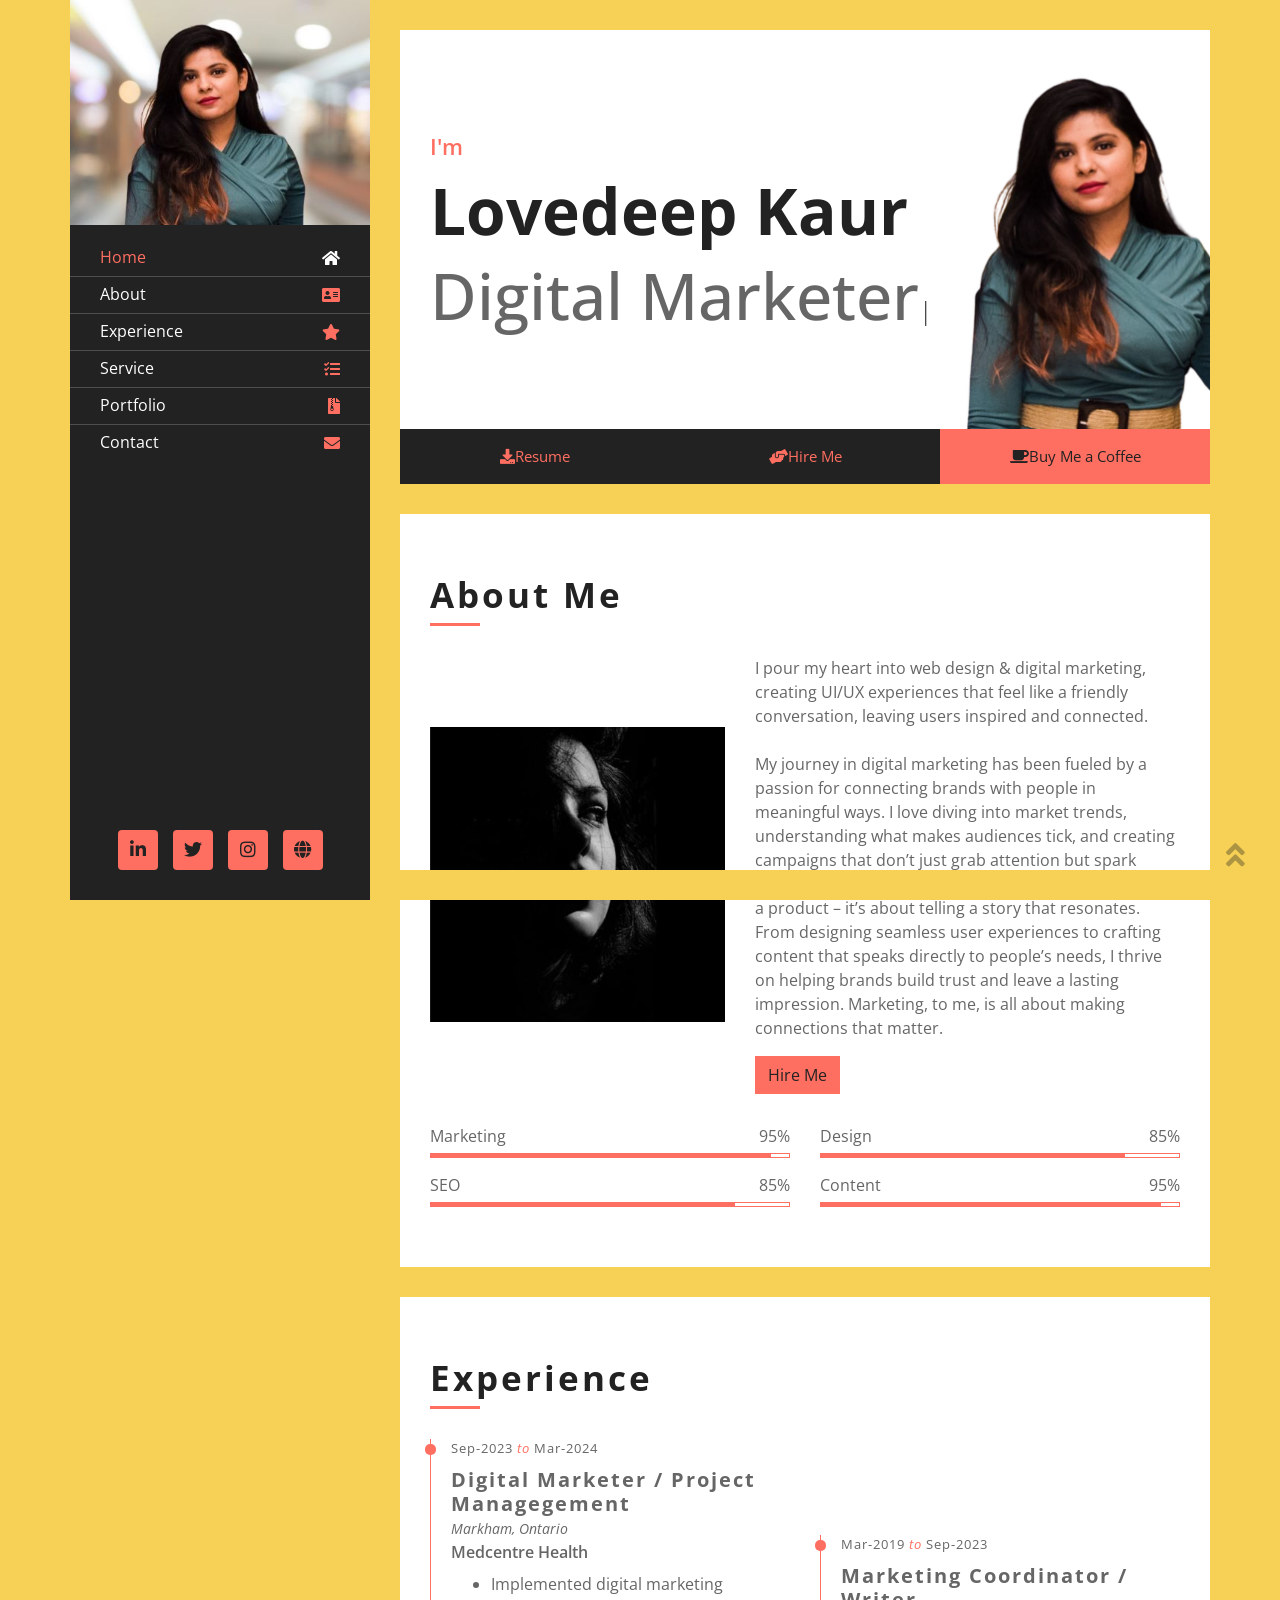
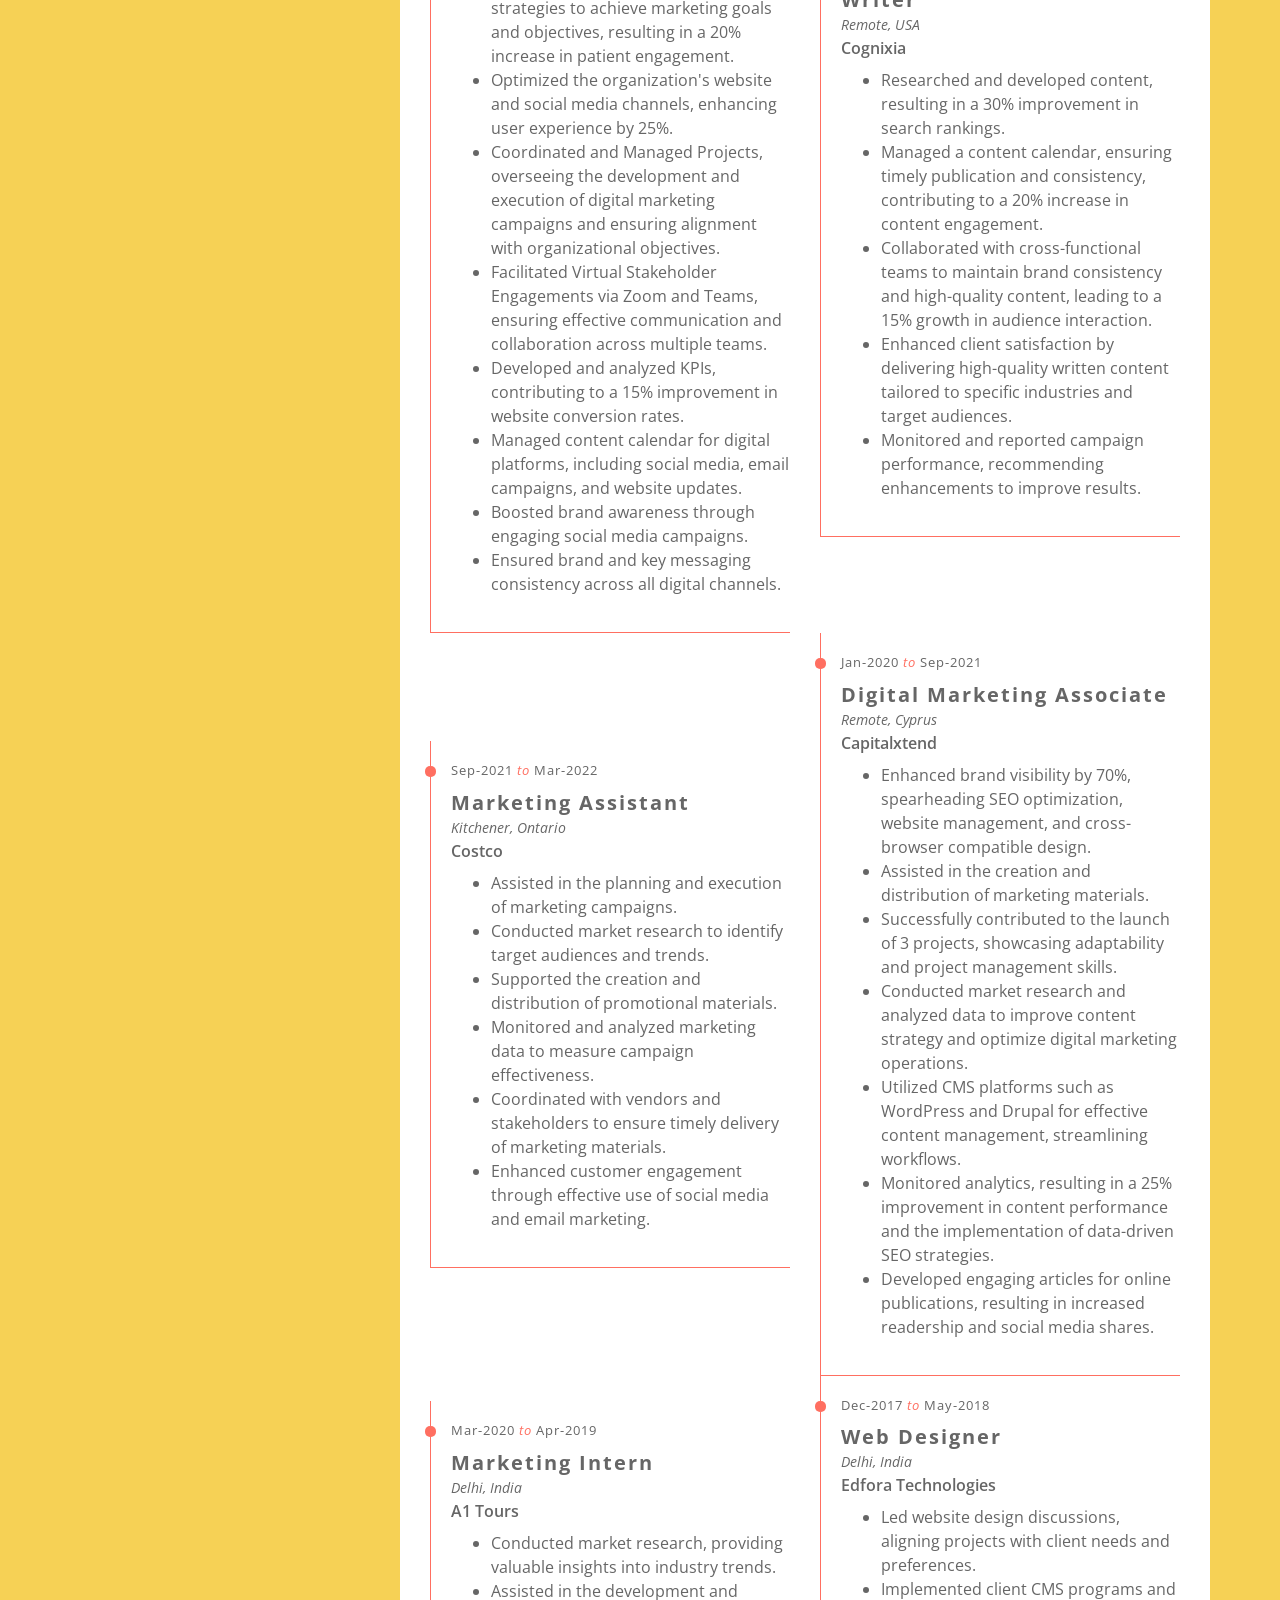
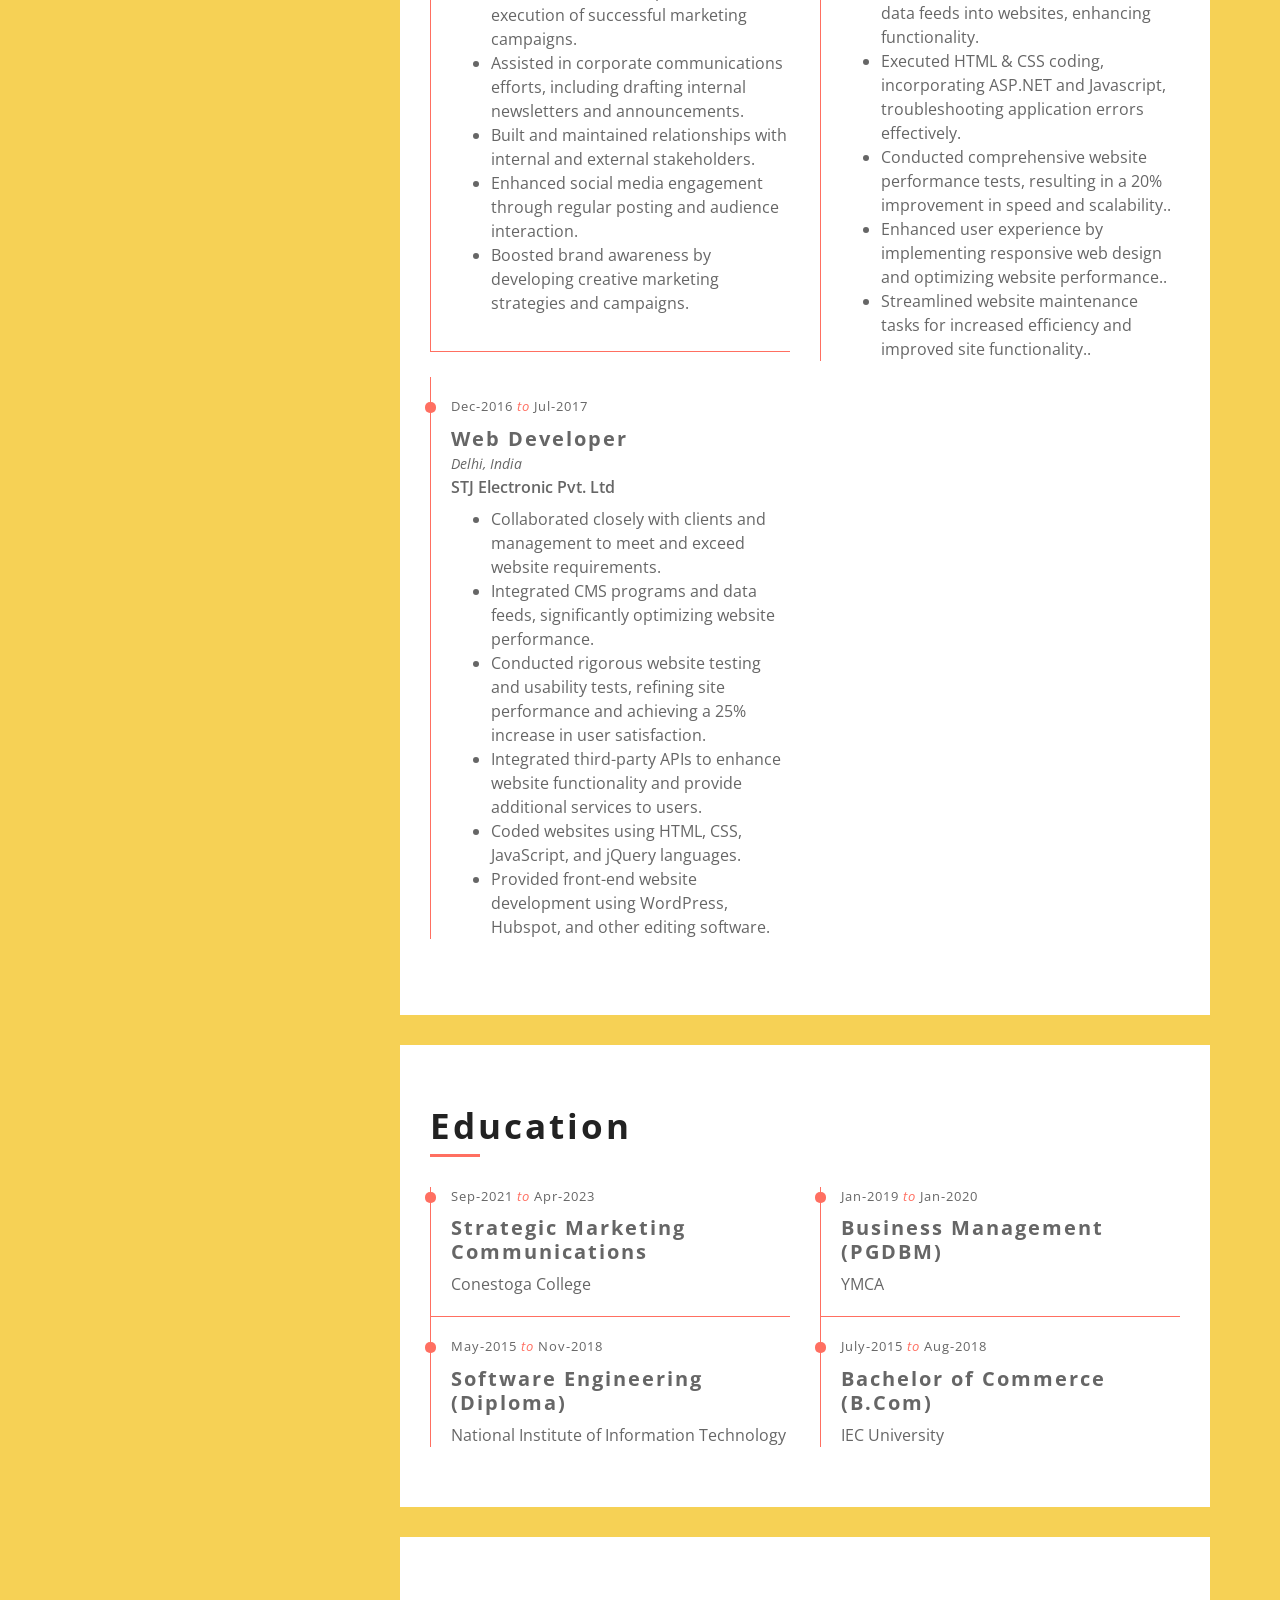
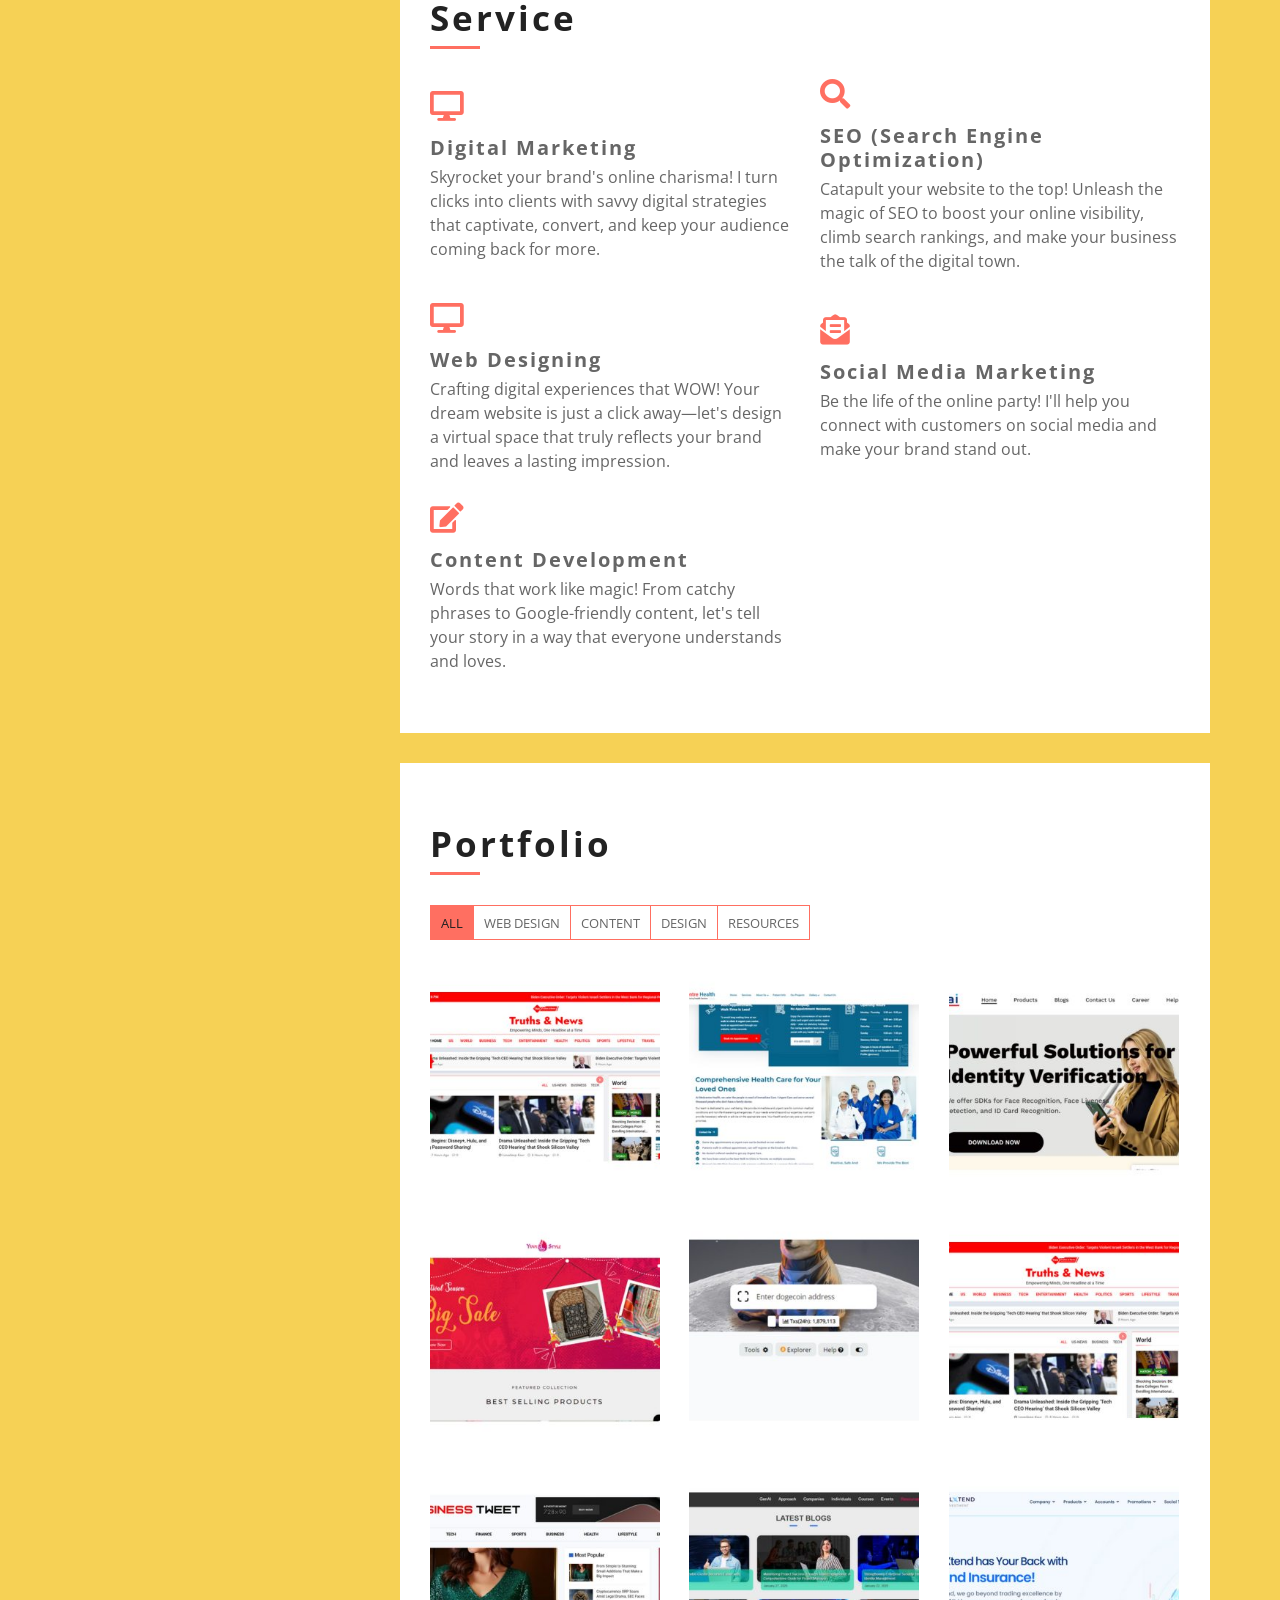
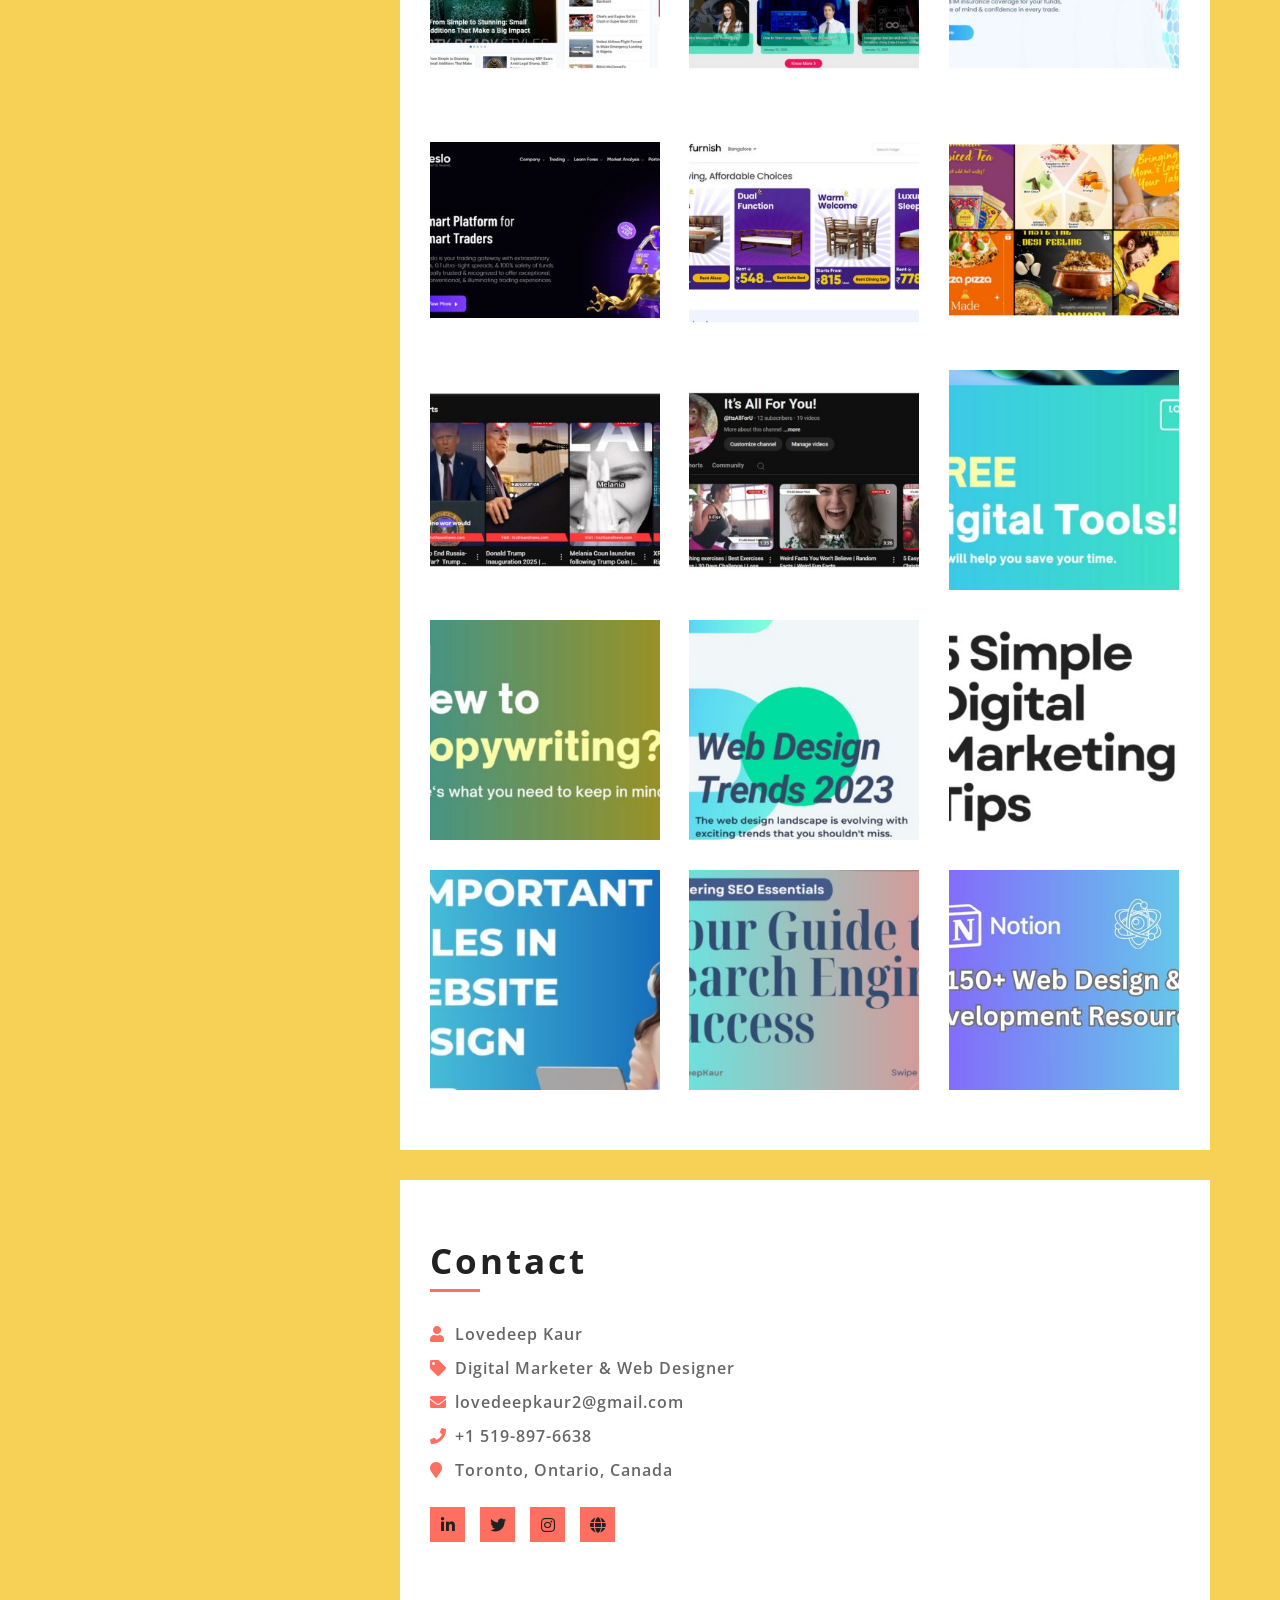
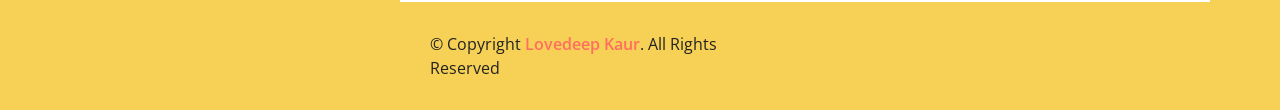
<file: index.html>
<!DOCTYPE html>
<html lang="en">
    <head>
        <meta charset="utf-8">
        <title>Lovedeep Kaur - Portfolio</title>
        <meta content="width=device-width, initial-scale=1.0" name="viewport">
        <meta content="Resume Website Template Free Download" name="keywords">
        <meta content="Resume Website Template Free Download" name="description">

        <!-- Favicon -->
        <link href="img/favicon.ico" rel="icon">

        <!-- Google Fonts -->
        <link href="https://fonts.googleapis.com/css2?family=Open+Sans:300;400;600;700;800&display=swap" rel="stylesheet">

        <!-- CSS Libraries -->
        <link href="https://stackpath.bootstrapcdn.com/bootstrap/4.4.1/css/bootstrap.min.css" rel="stylesheet">
        <link href="https://cdnjs.cloudflare.com/ajax/libs/font-awesome/5.10.0/css/all.min.css" rel="stylesheet">
        <link href="lib/slick/slick.css" rel="stylesheet">
        <link href="lib/slick/slick-theme.css" rel="stylesheet">
        <link href="lib/lightbox/css/lightbox.min.css" rel="stylesheet">

        <!-- Template Stylesheet -->
        <link href="css/style.css" rel="stylesheet">
    </head>

    <body data-spy="scroll" data-target=".navbar" data-offset="51">
        <div class="wrapper">
            <div class="sidebar">
                <div class="sidebar-header">
                    <img src="img/profile.jpg" alt="Image">
                </div>
                <div class="sidebar-content">
                    <nav class="navbar navbar-expand-md bg-dark navbar-dark">
                        <a href="#" class="navbar-brand">Navigation</a>
                        <button type="button" class="navbar-toggler" data-toggle="collapse" data-target="#navbarCollapse">
                            <span class="navbar-toggler-icon"></span>
                        </button>
                        <div class="collapse navbar-collapse" id="navbarCollapse">
                            <ul class="nav navbar-nav">
                                <li class="nav-item">
                                    <a class="nav-link" href="#header">Home<i class="fa fa-home"></i></a>
                                </li>
                                <li class="nav-item">
                                    <a class="nav-link" href="#about">About<i class="fa fa-address-card"></i></a>
                                </li>
                                <li class="nav-item">
                                    <a class="nav-link" href="#experience">Experience<i class="fa fa-star"></i></a>
                                </li>
                                <li class="nav-item">
                                    <a class="nav-link" href="#service">Service<i class="fa fa-tasks"></i></a>
                                </li>
                                <li class="nav-item">
                                    <a class="nav-link" href="#portfolio">Portfolio<i class="fa fa-file-archive"></i></a>
                                </li>
                                <li class="nav-item">
                                    <a class="nav-link" href="#contact">Contact<i class="fa fa-envelope"></i></a>
                                </li>
                            </ul>
                        </div>
                    </nav>
                </div>
                <div class="sidebar-footer">
                    <a class="btn" href="https://www.linkedin.com/in/ilovedeepkaur/"><i class="fab fa-linkedin-in"></i></a>
		    <a class="btn" href="https://x.com/iLovedeepKaur"><i class="fab fa-twitter"></i></a>
                    <a class="btn" href="https://www.instagram.com/i_lovedeepkaur/"><i class="fab fa-instagram"></i></a>
                    <a class="btn" href="https://truthsandnews.com/"><i class="fa fa-globe"></i></a>
                </div>
            </div>
            <div class="content">
                <!-- Header Start -->
                <div class="header" id="header">
                    <div class="content-inner">
                        <p>I'm</p>
                        <h1>Lovedeep Kaur</h1>
                        <h2></h2>
                        <div class="typed-text">Digital Marketer, Project Coordinator, Content Developer, Web Designer, Biryani Lover!</div>
                    </div>
                </div>
                <!-- Header End -->
                
                <!-- Large Button Start -->
                <div class="large-btn">
                    <div class="content-inner">
                        <a class="btn" href="Lovedeep Kaur_ResumeMarketing.pdf"><i class="fa fa-download"></i>Resume</a>
                        <a class="btn" href="mailto:lovedeepkaur2@gmail.com"><i class="fa fa-hands-helping"></i>Hire Me</a>
			<a class="btn" href="https://buymeacoffee.com/lovedeepka7"><i class="fa fa-coffee"></i>Buy Me a Coffee</a>
                    </div>
                </div>
                <!-- Large Button End -->
                
                <!-- About Start -->
                <div class="about" id="about">
                    <div class="content-inner">
                        <div class="content-header">
                            <h2>About Me</h2>
                        </div>
                        <div class="row align-items-center">
                            <div class="col-md-6 col-lg-5">
                                <img src="img/about.jpg" alt="Image">
                            </div>
                            <div class="col-md-6 col-lg-7">
                                <p>
                                    I pour my heart into web design & digital marketing, creating UI/UX experiences 
				    that feel like a friendly conversation, leaving users inspired and connected. </br> </br>
				    My journey in digital marketing has been fueled by a passion for connecting brands with people in meaningful ways.
				    I love diving into market trends, understanding what makes audiences tick, and creating campaigns
				    that don’t just grab attention but spark genuine engagement. For me, it’s not just about selling a product –
				    it’s about telling a story that resonates. From designing seamless user experiences to crafting content
				    that speaks directly to people’s needs, I thrive on helping brands build trust and leave a lasting impression.
				    Marketing, to me, is all about making connections that matter.
                                </p>
                                <a class="btn" href="mailto:lovedeepkaur2@gmail.com">Hire Me</a>
                            </div>
                        </div>
                        <div class="row">
                            <div class="col-md-6">
                                <div class="skills">
                                    <div class="skill-name">
                                        <p>Marketing</p><p>95%</p>
                                    </div>
                                    <div class="progress">
                                        <div class="progress-bar" role="progressbar" aria-valuenow="95" aria-valuemin="0" aria-valuemax="100"></div>
                                    </div>
                                    <div class="skill-name">
                                        <p>SEO</p><p>85%</p>
                                    </div>
                                    <div class="progress">
                                        <div class="progress-bar" role="progressbar" aria-valuenow="85" aria-valuemin="0" aria-valuemax="100"></div>
                                    </div>
                                </div>
                            </div>
                            <div class="col-md-6">
                                <div class="skills">
                                    <div class="skill-name">
                                        <p>Design</p><p>85%</p>
                                    </div>
                                    <div class="progress">
                                        <div class="progress-bar" role="progressbar" aria-valuenow="85" aria-valuemin="0" aria-valuemax="100"></div>
                                    </div>
                                    <div class="skill-name">
                                        <p>Content</p><p>95%</p>
                                    </div>
                                    <div class="progress">
                                        <div class="progress-bar" role="progressbar" aria-valuenow="95" aria-valuemin="0" aria-valuemax="100"></div>
                                    </div>
                                </div>
                            </div>
                        </div>
                    </div>
                </div>
                <!-- About End -->
                
                
                <!-- Experience Start -->
                <div class="experience" id="experience">
                    <div class="content-inner">
                        <div class="content-header">
                            <h2>Experience</h2>
                        </div>
                        <div class="row align-items-center">
                            <div class="col-md-6">
                                <div class="exp-col">
                                    <span>Sep-2023 <i>to</i> Mar-2024</span>
                                    <h3>Digital Marketer / Project Managegement</h3>
                                    <h4>Markham, Ontario</h4>
                                    <h5>Medcentre Health</h5>
                                    <ul>
										<li>Implemented digital marketing strategies to achieve marketing goals and objectives, resulting in a 20% increase in patient engagement.</li>
										<li>Optimized the organization's website and social media channels, enhancing user experience by 25%.</li>
										<li>Coordinated and Managed Projects, overseeing the development and execution of digital marketing campaigns and ensuring alignment with organizational objectives.</li>
										<li>Facilitated Virtual Stakeholder Engagements via Zoom and Teams, ensuring effective communication and collaboration across multiple teams.</li>
										<li>Developed and analyzed KPIs, contributing to a 15% improvement in website conversion rates.</li>
										<li>Managed content calendar for digital platforms, including social media, email campaigns, and website updates.</li>
										<li>Boosted brand awareness through engaging social media campaigns.</li>
										<li>Ensured brand and key messaging consistency across all digital channels.</li>
									</ul>
									
                                </div>
                            </div>
                            <div class="col-md-6">
                                <div class="exp-col">
                                    <span>Mar-2019 <i>to</i> Sep-2023</span>
                                    <h3>Marketing Coordinator / Writer</h3>
                                    <h4>Remote, USA</h4>
                                    <h5>Cognixia</h5>
                                    <ul>
										<li>Researched and developed content, resulting in a 30% improvement in search rankings.</li>
										<li>Managed a content calendar, ensuring timely publication and consistency, contributing to a 20% increase in content engagement.</li>
										<li>Collaborated with cross-functional teams to maintain brand consistency and high-quality content, leading to a 15% growth in audience interaction.</li>
										<li>Enhanced client satisfaction by delivering high-quality written content tailored to specific industries and target audiences.</li>
										<li>Monitored and reported campaign performance, recommending enhancements to improve results.</li>
									</ul>
                                </div>
                            </div>
							<div class="col-md-6">
                                <div class="exp-col">
                                    <span>Sep-2021 <i>to</i> Mar-2022</span>
                                    <h3>Marketing Assistant</h3>
                                    <h4>Kitchener, Ontario</h4>
                                    <h5>Costco</h5>
									<ul>
										<li>Assisted in the planning and execution of marketing campaigns.</li>
										<li>Conducted market research to identify target audiences and trends.</li>
										<li>Supported the creation and distribution of promotional materials.</li>
										<li>Monitored and analyzed marketing data to measure campaign effectiveness.</li>
										<li>Coordinated with vendors and stakeholders to ensure timely delivery of marketing materials.</li>
										<li>Enhanced customer engagement through effective use of social media and email marketing.</li>
									</ul>	
                                </div>
                            </div>
                            <div class="col-md-6">
                                <div class="exp-col">
                                    <span>Jan-2020 <i>to</i> Sep-2021</span>
                                    <h3>Digital Marketing Associate</h3>
                                    <h4>Remote, Cyprus</h4>
                                    <h5>Capitalxtend</h5>
									<ul>
										<li>Enhanced brand visibility by 70%, spearheading SEO optimization, website management, and cross-browser compatible design.</li>
										<li>Assisted in the creation and distribution of marketing materials.</li>
										<li>Successfully contributed to the launch of 3 projects, showcasing adaptability and project management skills.</li>
										<li>Conducted market research and analyzed data to improve content strategy and optimize digital marketing operations.</li>
										<li>Utilized CMS platforms such as WordPress and Drupal for effective content management, streamlining workflows.</li>
										<li>Monitored analytics, resulting in a 25% improvement in content performance and the implementation of data-driven SEO strategies.</li>
										<li>Developed engaging articles for online publications, resulting in increased readership and social media shares.</li>
									</ul>	
                                </div>
                            </div>
                            <div class="col-md-6">
                                <div class="exp-col">
                                    <span>Mar-2020 <i>to</i> Apr-2019</span>
                                    <h3>Marketing Intern</h3>
                                    <h4>Delhi, India</h4>
                                    <h5>A1 Tours</h5>
									<ul>
										<li>Conducted market research, providing valuable insights into industry trends.</li>
										<li>Assisted in the development and execution of successful marketing campaigns.</li>
										<li>Assisted in corporate communications efforts, including drafting internal newsletters and announcements.</li>
										<li>Built and maintained relationships with internal and external stakeholders.</li>
										<li>Enhanced social media engagement through regular posting and audience interaction.</li>
										<li>Boosted brand awareness by developing creative marketing strategies and campaigns.</li>
									</ul>
                                </div>
                            </div>
							
							<div class="col-md-6">
                                <div class="exp-col">
                                    <span>Dec-2017 <i>to</i> May-2018</span>
                                    <h3>Web Designer</h3>
                                    <h4>Delhi, India</h4>
                                    <h5>Edfora Technologies</h5>
									<ul>
										<li>Led website design discussions, aligning projects with client needs and preferences.</li>
										<li>Implemented client CMS programs and data feeds into websites, enhancing functionality.</li>
										<li>Executed HTML & CSS coding, incorporating ASP.NET and Javascript, troubleshooting application errors effectively.</li>
										<li>Conducted comprehensive website performance tests, resulting in a 20% improvement in speed and scalability..</li>
										<li>Enhanced user experience by implementing responsive web design and optimizing website performance..</li>
										<li>Streamlined website maintenance tasks for increased efficiency and improved site functionality..</li>
									</ul>
                                </div>
                            </div>
							
							<div class="col-md-6">
                                <div class="exp-col">
                                    <span>Dec-2016 <i>to</i> Jul-2017</span>
                                    <h3>Web Developer</h3>
                                    <h4>Delhi, India</h4>
                                    <h5>STJ Electronic Pvt. Ltd</h5>
									<ul>
										<li>Collaborated closely with clients and management to meet and exceed website requirements.</li>
										<li>Integrated CMS programs and data feeds, significantly optimizing website performance.</li>
										<li>Conducted rigorous website testing and usability tests, refining site performance and achieving a 25% increase in user satisfaction.</li>
										<li>Integrated third-party APIs to enhance website functionality and provide additional services to users.</li>
										<li>Coded websites using HTML, CSS, JavaScript, and jQuery languages.</li>
										<li>Provided front-end website development using WordPress, Hubspot, and other editing software.</li>
									</ul>
                                </div>
                            </div>
                        </div>
                    </div>
                </div>
                <!-- Experience Start -->
				
				                <!-- Education Start -->
                <div class="education" id="education">
                    <div class="content-inner">
                        <div class="content-header">
                            <h2>Education</h2>
                        </div>
                        <div class="row align-items-center">
                            <div class="col-md-6">
                                <div class="edu-col">
                                    <span>Sep-2021 <i>to</i> Apr-2023</span>
                                    <h3>Strategic Marketing Communications</h3>
                                    <p>Conestoga College</p>
                                </div>
                            </div>
                            <div class="col-md-6">
                                <div class="edu-col">
                                    <span>Jan-2019 <i>to</i> Jan-2020</span>
                                    <h3>Business Management (PGDBM) </h3>
                                    <p>YMCA</p>
                                </div>
                            </div>
                            <div class="col-md-6">
                                <div class="edu-col">
                                    <span>May-2015 <i>to</i> Nov-2018</span>
                                    <h3>Software Engineering (Diploma) </h3>
                                    <p>National Institute of Information Technology</p>
                                </div>
                            </div>
                            <div class="col-md-6">
                                <div class="edu-col">
                                    <span>July-2015 <i>to</i> Aug-2018</span>
                                    <h3>Bachelor of Commerce (B.Com) </h3>
                                    <p>IEC University</p>
                                </div>
                            </div>
                        </div>
                    </div>
                </div>
                <!-- Education Start -->
                
                <!-- Service Start -->
                <div class="service" id="service">
                    <div class="content-inner">
                        <div class="content-header">
                            <h2>Service</h2>
                        </div>
                        <div class="row align-items-center">
                            <div class="col-md-6">
                                <div class="srv-col">
                                    <i class="fa fa-desktop"></i>
                                    <h3>Digital Marketing</h3>
                                    <p>Skyrocket your brand's online charisma! I turn clicks into clients with savvy digital strategies that captivate, convert, and keep your audience coming back for more.</p>
                                </div>
                            </div>
                            <div class="col-md-6">
                                <div class="srv-col">
                                    <i class="fa fa-search"></i>
                                    <h3>SEO (Search Engine Optimization) </h3>
                                    <p>Catapult your website to the top! Unleash the magic of SEO to boost your online visibility, climb search rankings, and make your business the talk of the digital town.</p>
                                </div>
                            </div>
                            <div class="col-md-6">
                                <div class="srv-col">
                                    <i class="fa fa-desktop"></i>
                                    <h3>Web Designing</h3>
                                    <p>Crafting digital experiences that WOW! Your dream website is just a click away—let's design a virtual space that truly reflects your brand and leaves a lasting impression.</p>
                                </div>
                            </div>
                            <div class="col-md-6">
                                <div class="srv-col">
                                    <i class="fa fa-envelope-open-text"></i>
                                    <h3>Social Media Marketing</h3>
                                    <p>Be the life of the online party! I'll help you connect with customers on social media and make your brand stand out.</p>
                                </div>
                            </div>
							<div class="col-md-6">
                                <div class="srv-col">
                                    <i class="fa fa-edit"></i>
                                    <h3>Content Development</h3>
                                    <p>Words that work like magic! From catchy phrases to Google-friendly content, let's tell your story in a way that everyone understands and loves.</p>
                                </div>
                            </div>
                        </div>
                    </div>
                </div>
                <!-- Service Start -->
                
                <!-- Portfolio Start -->
                <div class="portfolio" id="portfolio">
                    <div class="content-inner">
                        <div class="content-header">
                            <h2>Portfolio</h2>
                        </div>
                        <div class="row">
                            <div class="col-lg-12">
                                <ul id="portfolio-flters">
                                    <li data-filter="*" class="filter-active">All</li>
                                    <li data-filter=".web-des">Web Design</li>
                                    <li data-filter=".con">Content</li>
                                    <li data-filter=".des">Design</li>
									<li data-filter=".res">Resources</li>
                                </ul>
                            </div>
                        </div>
                        <div class="row portfolio-container">
                            <div class="col-lg-4 col-md-6 portfolio-item web-des">
                                <div class="portfolio-wrap">
                                    <figure>
                                        <img src="img/portfolio-1.jpg" class="img-fluid" alt="">
                                        <a href="img/portfolio-1.jpg" data-lightbox="portfolio" data-title="Project Name">  </i></a>
                                        <a class="portfolio-title" href="https://truthsandnews.com/">Truths & News<span>Web Design</span><span> A dynamic news website. </span></a>
                                    </figure>
                                </div>
                            </div>

                            <div class="col-lg-4 col-md-6 portfolio-item web-des">
                                <div class="portfolio-wrap">
                                    <figure>
                                        <img src="img/portfolio-2.jpg" class="img-fluid" alt="">
                                        <a href="img/portfolio-2.jpg" data-lightbox="portfolio" data-title="Project Name" title="Preview"><i class="fa fa-eye"></i></a>
                                        <a class="portfolio-title" href="https://medcentrehealth.com/">Medcentre Health <span>Web Design</span><span>A walk-in clinic and urgent care facility.</span> </a>
                                    </figure>
                                </div>
                            </div>

                            <div class="col-lg-4 col-md-6 portfolio-item web-des">
                                <div class="portfolio-wrap">
                                    <figure>
                                        <img src="img/portfolio-3.jpg" class="img-fluid" alt="">
                                        <a href="img/portfolio-3.jpg" data-lightbox="portfolio" data-title="Project Name" title="Preview"><i class="fa fa-eye"></i></a>
                                        <a class="portfolio-title" href="https://kby-ai.com/">KBY AI <span>Web Design</span> <span>An AI-based website.</span></a>
                                    </figure>
                                </div>
                            </div>

                            <div class="col-lg-4 col-md-6 portfolio-item web-des">
                                <div class="portfolio-wrap">
                                    <figure>
                                        <img src="img/portfolio-4.jpg" class="img-fluid" alt="">
                                        <a href="img/portfolio-4.jpg" data-lightbox="portfolio" data-title="Project Name" title="Preview"><i class="fa fa-eye"></i></a>
                                        <a class="portfolio-title" href="https://www.yuvistyle.com/">Yuvi Style <span>Web Design</span> <span>An online shopping (e-commerce) website.</span></a>
                                    </figure>
                                </div>
                            </div>

                            <div class="col-lg-4 col-md-6 portfolio-item web-des">
                                <div class="portfolio-wrap">
                                    <figure>
                                        <img src="img/portfolio-5.jpg" class="img-fluid" alt="">
                                        <a href="img/portfolio-5.jpg" data-lightbox="portfolio" data-title="Project Name" title="Preview"><i class="fa fa-eye"></i></a>
                                        <a class="portfolio-title" href="https://muchbalance.github.io/">Crypto Calculator<span>Web Design</span> <span>A cryptocurrency balance checker.</span></a>
                                    </figure>
                                </div>
                            </div>

                            <div class="col-lg-4 col-md-6 portfolio-item con">
                                <div class="portfolio-wrap">
                                    <figure>
                                        <img src="img/portfolio-6.jpg" class="img-fluid" alt="">
                                        <a href="img/portfolio-6.jpg" data-lightbox="portfolio" data-title="Project Name" title="Preview"><i class="fa fa-eye"></i></a>
                                        <a class="portfolio-title" href="https://truthsandnews.com/">Truths & News<span>News Articles</span></a>
                                    </figure>
                                </div>
                            </div>
							
							
							<div class="col-lg-4 col-md-6 portfolio-item con">
                                <div class="portfolio-wrap">
                                    <figure>
                                        <img src="img/portfolio-7.jpg" class="img-fluid" alt="">
                                        <a href="img/portfolio-7.jpg" data-lightbox="portfolio" data-title="Project Name" title="Preview"><i class="fa fa-eye"></i></a>
                                        <a class="portfolio-title" href="https://www.business-tweet.com/">Business Tweet<span>News Articles</span></a>
                                    </figure>
                                </div>
                            </div>
							
							
							<div class="col-lg-4 col-md-6 portfolio-item con">
                                <div class="portfolio-wrap">
                                    <figure>
                                        <img src="img/portfolio-8.jpg" class="img-fluid" alt="">
                                        <a href="img/portfolio-8.jpg" data-lightbox="portfolio" data-title="Project Name" title="Preview"><i class="fa fa-eye"></i></a>
                                        <a class="portfolio-title" href="https://www.cognixia.com/resources/">Cognixia<span>Tech Content</span></a>
                                    </figure>
                                </div>
                            </div>
							
							
							<div class="col-lg-4 col-md-6 portfolio-item con">
                                <div class="portfolio-wrap">
                                    <figure>
                                        <img src="img/portfolio-9.jpg" class="img-fluid" alt="">
                                        <a href="img/portfolio-9.jpg" data-lightbox="portfolio" data-title="Project Name" title="Preview"><i class="fa fa-eye"></i></a>
                                        <a class="portfolio-title" href="https://capitalxtend.com/">Capitalxtent<span>Financial Content</span></a>
                                    </figure>
                                </div>
                            </div>
							
							
							<div class="col-lg-4 col-md-6 portfolio-item con">
                                <div class="portfolio-wrap">
                                    <figure>
                                        <img src="img/portfolio-10.jpg" class="img-fluid" alt="">
                                        <a href="img/portfolio-10.jpg" data-lightbox="portfolio" data-title="Project Name" title="Preview"><i class="fa fa-eye"></i></a>
                                        <a class="portfolio-title" href="https://www.inveslo.com/">Inveslo<span>Financial Content</span></a>
                                    </figure>
                                </div>
                            </div>
							
							
							<div class="col-lg-4 col-md-6 portfolio-item con">
                                <div class="portfolio-wrap">
                                    <figure>
                                        <img src="img/portfolio-11.jpg" class="img-fluid" alt="">
                                        <a href="img/portfolio-11.jpg" data-lightbox="portfolio" data-title="Project Name" title="Preview"><i class="fa fa-eye"></i></a>
                                        <a class="portfolio-title" href="https://cityfurnish.com/">Cityfurnish<span>E-Commerce Website Content</span></a>
                                    </figure>
                                </div>
                            </div>
						
							
							<div class="col-lg-4 col-md-6 portfolio-item des">
                                <div class="portfolio-wrap">
                                    <figure>
                                        <img src="img/portfolio-12.jpg" class="img-fluid" alt="">
                                        <a href="img/portfolio-12.jpg" data-lightbox="portfolio" data-title="Project Name" title="Preview"><i class="fa fa-eye"></i></a>
                                        <a class="portfolio-title" href="https://www.instagram.com/i_lovedeepkaur/">Personal Blog<span>Brand Designs</span></a>
                                    </figure>
                                </div>
                            </div>
							
							<div class="col-lg-4 col-md-6 portfolio-item des">
                                <div class="portfolio-wrap">
                                    <figure>
                                        <img src="img/portfolio-13.jpg" class="img-fluid" alt="">
                                        <a href="img/portfolio-13.jpg" data-lightbox="portfolio" data-title="Project Name" title="Preview"><i class="fa fa-eye"></i></a>
                                        <a class="portfolio-title" href="https://www.youtube.com/@truthsandnews">TNN YouTube Channel<span>News Videos</span></a>
                                    </figure>
                                </div>
                            </div>
							
							<div class="col-lg-4 col-md-6 portfolio-item des">
                                <div class="portfolio-wrap">
                                    <figure>
                                        <img src="img/portfolio-14.jpg" class="img-fluid" alt="">
                                        <a href="img/portfolio-14.jpg" data-lightbox="portfolio" data-title="Project Name" title="Preview"><i class="fa fa-eye"></i></a>
                                        <a class="portfolio-title" href="https://www.youtube.com/@ItsAllForU">It's All For You<span>Fitness Videos</span></a>
                                    </figure>
                                </div>
                            </div>
							
							<div class="col-lg-4 col-md-6 portfolio-item res">
                                <div class="portfolio-wrap">
                                    <figure>
                                        <img src="img/portfolio-15.jpg" class="img-fluid" alt="">
                                        <a href="img/portfolio-15.jpg" data-lightbox="portfolio" data-title="Project Name" title="Preview"><i class="fa fa-eye"></i></a>
                                        <a class="portfolio-title" href="https://www.linkedin.com/posts/ilovedeepkaur_free-digital-tools-activity-7031763525458939904-qT8t?utm_source=share&utm_medium=member_desktop">Digital Tools<span>Free Resources</span></a>
                                    </figure>
                                </div>
                            </div>
							
							<div class="col-lg-4 col-md-6 portfolio-item res">
                                <div class="portfolio-wrap">
                                    <figure>
                                        <img src="img/portfolio-16.jpg" class="img-fluid" alt="">
                                        <a href="img/portfolio-16.jpg" data-lightbox="portfolio" data-title="Project Name" title="Preview"><i class="fa fa-eye"></i></a>
                                        <a class="portfolio-title" href="https://www.linkedin.com/posts/ilovedeepkaur_copywriting-tips-for-beginners-activity-7032266217474166786-4MXk?utm_source=share&utm_medium=member_desktop">Copywriting Tips<span>Free Resources</span></a>
                                    </figure>
                                </div>
                            </div>
							
							<div class="col-lg-4 col-md-6 portfolio-item res">
                                <div class="portfolio-wrap">
                                    <figure>
                                        <img src="img/portfolio-17.jpg" class="img-fluid" alt="">
                                        <a href="img/portfolio-17.jpg" data-lightbox="portfolio" data-title="Project Name" title="Preview"><i class="fa fa-eye"></i></a>
                                        <a class="portfolio-title" href="https://www.linkedin.com/posts/ilovedeepkaur_web-design-trends-2023-activity-7127351879767912449-HT0t?utm_source=share&utm_medium=member_desktop">Web Design Trends<span>Free Resources</span></a>
                                    </figure>
                                </div>
                            </div>
							
							<div class="col-lg-4 col-md-6 portfolio-item res">
                                <div class="portfolio-wrap">
                                    <figure>
                                        <img src="img/portfolio-18.jpg" class="img-fluid" alt="">
                                        <a href="img/portfolio-18.jpg" data-lightbox="portfolio" data-title="Project Name" title="Preview"><i class="fa fa-eye"></i></a>
                                        <a class="portfolio-title" href="https://www.linkedin.com/posts/ilovedeepkaur_5-simple-marketing-tips-lovedeep-kaur-activity-7128561302397976576-A1uF?utm_source=share&utm_medium=member_desktop">Digital Marketing Tips<span>Free Resources</span></a>
                                    </figure>
                                </div>
                            </div>
							
							<div class="col-lg-4 col-md-6 portfolio-item res">
                                <div class="portfolio-wrap">
                                    <figure>
                                        <img src="img/portfolio-19.jpg" class="img-fluid" alt="">
                                        <a href="img/portfolio-19.jpg" data-lightbox="portfolio" data-title="Project Name" title="Preview"><i class="fa fa-eye"></i></a>
                                        <a class="portfolio-title" href="https://www.linkedin.com/posts/ilovedeepkaur_5-important-rules-in-website-design-activity-7129895945323900928-qw6i?utm_source=share&utm_medium=member_desktop">Rules in Website Design<span>Free Resources</span></a>
                                    </figure>
                                </div>
                            </div>
							
							<div class="col-lg-4 col-md-6 portfolio-item res">
                                <div class="portfolio-wrap">
                                    <figure>
                                        <img src="img/portfolio-20.jpg" class="img-fluid" alt="">
                                        <a href="img/portfolio-20.jpg" data-lightbox="portfolio" data-title="Project Name" title="Preview"><i class="fa fa-eye"></i></a>
                                        <a class="portfolio-title" href="https://www.linkedin.com/posts/ilovedeepkaur_seo-essentials-activity-7162618935727620096-P4x3?utm_source=share&utm_medium=member_desktop">Guide to SEO<span>Free Resources</span></a>
                                    </figure>
                                </div>
                            </div>
							
							<div class="col-lg-4 col-md-6 portfolio-item res">
                                <div class="portfolio-wrap">
                                    <figure>
                                        <img src="img/portfolio-21.jpg" class="img-fluid" alt="">
                                        <a href="img/portfolio-21.jpg" data-lightbox="portfolio" data-title="Project Name" title="Preview"><i class="fa fa-eye"></i></a>
                                        <a class="portfolio-title" href="https://ilovedeepkaur.lemonsqueezy.com/checkout">Web Design & Development Resources<span>Free Resources</span></a>
                                    </figure>
                                </div>
                            </div>
							
							
							
                        </div>
                    </div>
                </div>
                <!-- Portfolio Start -->
             

			 
                <!-- Review Start 
                <div class="review" id="review">
                    <div class="content-inner">
                        <div class="content-header">
                            <h2>Review</h2>
                        </div>
                        <div class="row align-items-center review-slider">
                            <div class="col-md-12">
                                <div class="review-slider-item">
                                    <div class="review-text">
                                        <p>
                                            Lorem ipsum dolor sit amet, consectetur adipiscing elit. Sed eu suscipit orci. Donec molestie velit id libero blandit, quis suscipit urna suscipit. Donec aliquet erat eu lacinia iaculis. Ut tempor tellus eu sem pharetra feugiat.
                                        </p>
                                    </div>
                                    <div class="review-img">
                                        <img src="img/review-1.jpg" alt="Image">
                                        <div class="review-name">
                                            <h3>Client Name</h3>
                                            <p>Profession</p>
                                        </div>
                                    </div>
                                </div>
                            </div>
                            <div class="col-md-12">
                                <div class="review-slider-item">
                                    <div class="review-text">
                                        <p>
                                            Lorem ipsum dolor sit amet, consectetur adipiscing elit. Sed eu suscipit orci. Donec molestie velit id libero blandit, quis suscipit urna suscipit. Donec aliquet erat eu lacinia iaculis. Ut tempor tellus eu sem pharetra feugiat.
                                        </p>
                                    </div>
                                    <div class="review-img">
                                        <img src="img/review-2.jpg" alt="Image">
                                        <div class="review-name">
                                            <h3>Client Name</h3>
                                            <p>Profession</p>
                                        </div>
                                    </div>
                                </div>
                            </div>
                            <div class="col-md-12">
                                <div class="review-slider-item">
                                    <div class="review-text">
                                        <p>
                                            Lorem ipsum dolor sit amet, consectetur adipiscing elit. Sed eu suscipit orci. Donec molestie velit id libero blandit, quis suscipit urna suscipit. Donec aliquet erat eu lacinia iaculis. Ut tempor tellus eu sem pharetra feugiat.
                                        </p>
                                    </div>
                                    <div class="review-img">
                                        <img src="img/review-3.jpg" alt="Image">
                                        <div class="review-name">
                                            <h3>Client Name</h3>
                                            <p>Profession</p>
                                        </div>
                                    </div>
                                </div>
                            </div>
                        </div>
                    </div>
                </div>
                Review End --> 
				
	
                <!-- Contact Start -->
                <div class="contact" id="contact">
                    <div class="content-inner">
                        <div class="content-header">
                            <h2>Contact</h2>
                        </div>
                        <div class="row align-items-center">
                            <div class="col-md-6">
                                <div class="contact-info">
                                    <p><i class="fa fa-user"></i>Lovedeep Kaur</p>
                                    <p><i class="fa fa-tag"></i>Digital Marketer & Web Designer</p>
                                    <p><i class="fa fa-envelope"></i><a href="mailto:lovedeepkaur2@gmail.com">lovedeepkaur2@gmail.com</a></p>
                                    <p><i class="fa fa-phone"></i><a href="tel:+1234567890">+1 519-897-6638</a></p>
                                    <p><i class="fa fa-map-marker"></i>Toronto, Ontario, Canada</p>
                                    <div class="social">
                                        <a class="btn" href="https://www.linkedin.com/in/ilovedeepkaur/"><i class="fab fa-linkedin-in"></i></a>
										<a class="btn" href="https://x.com/iLovedeepKaur"><i class="fab fa-twitter"></i></a>
                                        <a class="btn" href="https://www.instagram.com/i_lovedeepkaur/"><i class="fab fa-instagram"></i></a>
                                        <a class="btn" href="https://truthsandnews.com/"><i class="fa fa-globe"></i></a>
                                    </div>
                                </div>
                            </div>
                            
							<!--
							
							<div class="col-md-6">
								<div class="form">
									<!-- Form updated to include action and method attributes 
									<form action="send_mail.php" method="POST">
										<div class="form-row">
											<div class="form-group col-md-6">
												<input type="text" name="name" class="form-control" placeholder="Your Name" required />
											</div>
											<div class="form-group col-md-6">
												<input type="email" name="email" class="form-control" placeholder="Your Email" required />
											</div>
										</div>
										<div class="form-group">
											<input type="text" name="subject" class="form-control" placeholder="Subject" required />
										</div>
										<div class="form-group">
											<textarea name="message" class="form-control" rows="5" placeholder="Message" required></textarea>
										</div>
										<div>
											<button class="btn btn-primary" type="submit">Send Message</button>
										</div>
									</form>
								</div>
							</div> 
							
							-->
							
							
                        </div>
                    </div>
                </div>
                <!-- Contact End -->
                
                <!-- Footer Start -->
                <div class="footer">
                    <div class="content-inner">
                        <div class="row align-items-center">
                            <div class="col-md-6">
                                <p>&copy; Copyright <a>Lovedeep Kaur</a>. All Rights Reserved</p>
                            </div>
                            <div class="col-md-6">
                                
                            </div>
                        </div>
                    </div>
                </div>
                <!-- Footer Start -->
            </div>
        </div>
        
        <!-- Back to Top -->
        <a href="#" class="back-to-top"><i class="fa fa-angle-double-up"></i></a>
        
        <!-- JavaScript Libraries -->
        <script src="https://code.jquery.com/jquery-3.4.1.min.js"></script>
        <script src="https://stackpath.bootstrapcdn.com/bootstrap/4.4.1/js/bootstrap.bundle.min.js"></script>
        <script src="lib/easing/easing.min.js"></script>
        <script src="lib/slick/slick.min.js"></script>
        <script src="lib/typed/typed.min.js"></script>
        <script src="lib/waypoints/waypoints.min.js"></script>
        <script src="lib/isotope/isotope.pkgd.min.js"></script>
        <script src="lib/lightbox/js/lightbox.min.js"></script>
        
        <!-- Template Javascript -->
        <script src="js/main.js"></script>
    </body>
</html>
</file>
<file: css/style.css>
/**********************************/
/********** General CSS ***********/
/**********************************/
body {
    color: #666666;
    background: #F6D155;
    font-family: 'Open Sans', sans-serif;
}

a {
    color: #222222;
    transition: all .3s;
}

a:hover,
a:active,
a:focus {
    color: #FF6F61;
    outline: none;
    text-decoration: none;
}

.btn:focus {
    box-shadow: none;
}


/**********************************/
/****** Layout with Sidebar *******/
/**********************************/
.wrapper {
    position: relative;
    margin: 0 auto;
    width: 100%;
    max-width: 1140px;
}

.wrapper .sidebar {
    position: relative;
    width: 100%;
    float: left;
    background: #222222;
}

.wrapper .content {
    position: relative;
    width: 100%;
    padding: 15px;
    float: left;
    background: #F6D155;
}

.wrapper .sidebar-header,
.wrapper .sidebar-footer {
    display: none;
}

.navbar {
    padding: 15px;
    background: #222222 !important;
}

.navbar-expand-md .navbar-nav .nav-item {
    width: 100%;
    border-top: 1px solid rgba(255, 255, 255, .2);
}

.navbar-expand-md .navbar-nav .nav-item:first-child{
    border-top: none;
}

.navbar-expand-md .navbar-nav .nav-link {
    color: #ffffff;
    padding: 5px 15px 7px 15px;
    transition: all .3s;
}

.navbar-expand-md .navbar-nav .nav-link i {
    color: #FF6F61;
    float: right;
    padding-top: 5px;
    transition: all .3s;
}

.navbar-expand-md .navbar-nav .nav-link:hover,
.navbar-expand-md .navbar-nav .nav-link.active {
    color: #FF6F61;
}

.navbar-expand-md .navbar-nav .nav-link:hover i,
.navbar-expand-md .navbar-nav .nav-link.active i{
    color: #ffffff;
}


.wrapper .sidebar,
.wrapper .content {
    -webkit-transition: margin 200ms ease-out;
    -moz-transition: margin 200ms ease-out;
    -o-transition: margin 200ms ease-out;
    transition: margin 200ms ease-out;
}

@media (min-width: 768px) {
    .wrapper .content {
        padding: 30px 0px 30px 30px;
    }
    
    .wrapper .content::before,
    .wrapper .content::after {
        position: fixed;
        content: "";
        width: 100%;
        height: 30px;
        background: #F6D155;
        z-index: 1;
    }
    
    .wrapper .content::before {
        top: 0;
    }
    
    .wrapper .content::after {
        bottom: 0;
    }
    
    .wrapper .sidebar {
        position: fixed;
        width: 300px;
        height: 100%;
        margin-left: -250px;
        float: left;
        overflow: auto;
        scrollbar-width: thin;
        scrollbar-color: gray;
        z-index: 2;
    }

    .wrapper .sidebar:hover {
        margin-left: 0px;
    }
    
    .wrapper .content {
        position: relative;
        width: calc(100% - 50px);
        margin-left: 50px;
        float: right;
    }
    
    .wrapper .sidebar:hover  .sidebar-header {
        position: relative;
        display: block;
        width: 100%;
    }

    .wrapper .sidebar .sidebar-header img {
        width: 100%;
        height: auto;
    }
    
    .navbar-brand {
        display: none;
    }
    
    .navbar {
        padding: 15px 0;
        flex-direction: column;
    }
    
    .wrapper .sidebar:hover .navbar-expand-md .navbar-nav .nav-link {
        padding: 5px 30px 7px 30px;
    }
    
    .wrapper .sidebar::-webkit-scrollbar {
        width: 7px;
    }

    .wrapper .sidebar::-webkit-scrollbar-track {
        -webkit-box-shadow: inset 0 0 6px rgba(0,0,0,0.1);
    }

    .wrapper .sidebar::-webkit-scrollbar-thumb {
        background-color: darkgrey;
        outline: 1px solid slategrey;
        border-radius: 7px
    }
    
    .navbar-brand {
        display: none;
    }
    
    .sidebar .sidebar-footer {
        width: 300px;
        position: fixed;
        bottom: 0;
        padding: 15px;
        font-size: 0;
        text-align: center;
        background: #222222;
    }
    
    .sidebar .sidebar-footer a {
        display: inline-block;
        width: 40px;
        height: 40px;
        padding: 5px 0;
        margin: 0 15px 15px 0;
        text-align: center;
        font-size: 18px;
        color: #222222;
        background: #FF6F61;
    }
    
    .sidebar .sidebar-footer a:last-child {
        margin-right: 0;
    }
    
    .sidebar .sidebar-footer a:hover {
        color: #FF6F61;
        background: #ffffff;
    }
    
    .sidebar:hover .sidebar-footer {
        display: block;
    }
}

@media (min-width: 992px) {
    .wrapper .sidebar {
        margin: 0;
    }

    .wrapper .content {
        width: calc(100% - 300px);
        margin-left: 300px;
    }

    .sidebar .sidebar-header {
        position: relative;
        display: block;
        width: 100%;
    }
    
    .navbar-expand-md .navbar-nav .nav-link {
        padding: 5px 30px 7px 30px;
    }
    
    .sidebar .sidebar-footer {
        display: block;
    }
}

@media (max-width: 1140px) {
    .wrapper .content {
        padding: 30px;
    }
}

@media (max-width: 576px) {
    .wrapper .content {
        padding: 15px;
    }
}


/**********************************/
/******** Back to Top CSS *********/
/**********************************/
.back-to-top {
    position: fixed;
    display: none;
    width: 30px;
    height: 30px;
    text-align: center;
    line-height: 1;
    font-size: 30px;
    right: 30px;
    bottom: 30px;
    transition: background 0.5s;
    z-index: 11;
}

.back-to-top i {
    color: #222222;
}

.back-to-top i:hover {
    color: #FF6F61;
}

.back-to-top {
    -webkit-animation: action 1s infinite  alternate;
    animation: action 1s infinite  alternate;
}

@-webkit-keyframes action {
    0% { transform: translateY(0); }
    100% { transform: translateY(-15px); }
}

@keyframes action {
    0% { transform: translateY(0); }
    100% { transform: translateY(-15px); }
}


/**********************************/
/*********** Header CSS ***********/
/**********************************/
.header {
    position: relative;
    background: #ffffff;
}

.header .content-inner {
    padding: 100px 30px;
    background: url(../img/profile.png) right bottom no-repeat;
    background-size: contain;
}

.header p {
    color: #FF6F61;
    font-size: 22px;
    font-weight: 600;
    margin-bottom: 10px;
}

.header h1 {
    color: #222222;
    font-size: 5vw;
    font-weight: 700;
}

.header h2 {
    display: inline-block;
    margin: 0;
    height: 25px;
    font-size: 5vw;
}

.header .typed-text {
    display: none;
}

.header .typed-cursor {
    font-size: 25px;
    font-weight: 300;
    color: #222222;
}

.large-btn .content-inner {
    display: flex;
    justify-content: space-between; /* Distributes space evenly between buttons */
    border-bottom: 30px solid #F6D155;
}

.large-btn .btn {
    flex: 1; /* Each button takes equal width */
    padding: 15px 0;
    color: #FF6F61;
    font-size: 15px;
    background: #222222;
    border-radius: 0;
    /* Remove the width: 33.33%; */
}

.large-btn .btn:last-child {
    color: #222222;
    background: #FF6F61;
}

.large-btn .btn:not(:last-child) {
    margin-right: 0; /* Remove any margin between buttons if present */
}

.large-btn .btn::after {
    position: absolute;
    content: "";
    width: 0;
    height: 100%;
    top: 0;
    left: 0;
    transition: all .3s;
}

.large-btn .btn:hover::after {
    width: 100%;
    background: rgba(255, 255, 255, .1);
}


/**********************************/
/******* Content Header CSS *******/
/**********************************/
.content-header {
    position: relative;
    width: 100%;
    margin-bottom: 30px;
    padding-bottom: 10px;
}

.content-header h2 {
    color: #222222;
    font-size: 35px;
    font-weight: 700;
    letter-spacing: 3px;
    margin: 0;
}

.content-header::after {
    content: '';
    position: absolute;
    display: block;
    width: 50px;
    height: 3px;
    bottom: 0;
    left: 0;
    background: #FF6F61;
}


/**********************************/
/*********** About CSS ************/
/**********************************/
.about {
    position: relative;
    padding: 60px 30px;
    background: #ffffff;
    border-bottom: 30px solid #F6D155;
}


.about img {
    width: 100%;
    height: auto;
}

@media(max-width: 767.98px) {
    .about img {
        margin-bottom: 15px;
    }
}

.about .btn {
    border-radius: 0;
    color: #222222;
    background: #FF6F61;
    transition: all .3s;
}

.about .btn:hover {
    color: #FF6F61;
    background: #222222;
}

.about .skills {
    padding-top: 15px;
}

.about .skill-name {
    margin-top: 15px;
}

.about .skill-name p {
    display: inline-block;
    margin-bottom: 5px;
    font-size: 16px;
    font-weight: 400;
}

.about .skill-name p:last-child {
    float: right;
}

.about .progress {
    height: 5px;
    border: 1px solid #FF6F61;
    border-radius: 0;
    background: #ffffff;
}

.about .progress .progress-bar {
    width: 1px;
    background: #FF6F61;
    border-radius: 0;
    transition: 1s;
}


/**********************************/
/********* Education CSS **********/
/**********************************/
.education {
    position: relative;
    padding: 60px 30px;
    background: #ffffff;
    border-bottom: 30px solid #F6D155;
}

.education .edu-col {
    position: relative;
    width: 100%;
    padding: 20px 0 20px 20px;
    border-left: 1px solid #FF6F61;
    border-bottom: 1px solid #FF6F61;
}

.education .col-md-6:first-child .edu-col {
    padding-top: 0;
}

.education .col-md-6:last-child .edu-col {
    border-bottom: none;
    padding-bottom: 0;
}

@media (min-width: 768px) {
    .education .col-md-6:nth-child(-n+2) .edu-col {
        padding-top: 0;
    }

    .education .col-md-6:last-child .edu-col,
    .education .col-md-6:nth-last-child(2) .edu-col {
        border-bottom: none;
        padding-bottom: 0;
    }
}

.education .edu-col span {
    position: relative;
    display: block;
    font-size: 13px;
    letter-spacing: 1px;
    margin-bottom: 10px;
}

.education .edu-col span::before {
    position: absolute;
    content: "";
    width: 11px;
    height: 11px;
    background: #FF6F61;
    top: 5px;
    left: -26px;
    border-radius: 5px;
}

.education .edu-col span i {
    color: #FF6F61;
}

.education .edu-col h3 {
    font-size: 20px;
    font-weight: 700;
    letter-spacing: 2px;
}

.education .edu-col p {
    margin: 0;
}


/**********************************/
/********* Experience CSS *********/
/**********************************/
.experience {
    position: relative;
    padding: 60px 30px;
    background: #ffffff;
    border-bottom: 30px solid #F6D155;
}

.experience .exp-col {
    position: relative;
    width: 100%;
    padding: 20px 0 20px 20px;
    border-left: 1px solid #FF6F61;
    border-bottom: 1px solid #FF6F61;
}

.experience .col-md-6:first-child .exp-col {
    padding-top: 0;
}

.experience .col-md-6:last-child .exp-col {
    border-bottom: none;
    padding-bottom: 0;
}

@media (min-width: 768px) {
    .experience .col-md-6:nth-child(-n+2) .exp-col {
        padding-top: 0;
    }

    .experience .col-md-6:last-child .exp-col,
    .experience .col-md-6:nth-last-child(2) .exp-col {
        border-bottom: none;
        padding-bottom: 0;
    }
}

.experience .exp-col span {
    position: relative;
    display: block;
    font-size: 13px;
    letter-spacing: 1px;
    margin-bottom: 10px;
}

.experience .exp-col span::before {
    position: absolute;
    content: "";
    width: 11px;
    height: 11px;
    background: #FF6F61;
    top: 5px;
    left: -26px;
    border-radius: 5px;
}

.experience .exp-col span i {
    color: #FF6F61;
}

.experience .exp-col h3 {
    font-size: 20px;
    font-weight: 700;
    letter-spacing: 2px;
    margin-bottom: 5px;
}

.experience .exp-col h4 {
    font-size: 14px;
    font-weight: 400;
    font-style: italic;
    margin-bottom: 5px;
}

.experience .exp-col h5 {
    font-size: 16px;
    font-weight: 600;
    margin-bottom: 10px;
}

.experience .exp-col p {
    margin: 0;
}


/**********************************/
/*********** Service CSS **********/
/**********************************/
.service {
    position: relative;
    padding: 60px 30px 30px 30px;
    background: #ffffff;
    border-bottom: 30px solid #F6D155;
}

.service .srv-col {
    position: relative;
    width: 100%;
    margin-bottom: 30px;
}

.service .srv-col i {
    font-size: 30px;
    color: #FF6F61;
    margin-bottom: 15px;
}

.service .srv-col h3 {
    font-size: 20px;
    font-weight: 700;
    letter-spacing: 2px;
    margin-bottom: 5px;
}

.experience .exp-col h4 {
    font-size: 14px;
    font-weight: 400;
    font-style: italic;
    margin-bottom: 5px;
}

.experience .exp-col h5 {
    font-size: 16px;
    font-weight: 600;
    margin-bottom: 10px;
}

.experience .exp-col p {
    margin: 0;
}


/**********************************/
/********** Portfolio CSS *********/
/**********************************/
.portfolio {
    position: relative;
    padding: 60px 30px 30px 30px;
    background: #ffffff;
    border-bottom: 30px solid #F6D155;
}

.portfolio #portfolio-flters {
    padding: 0;
    margin: -15px 0 30px 0;
    list-style: none;
    font-size: 0;
}

.portfolio #portfolio-flters li {
    cursor: pointer;
    margin: 15px -1px 0 0;
    display: inline-block;
    height: 35px;
    padding: 10px;
    color: #666666;
    font-size: 13px;
    line-height: 15px;
    text-transform: uppercase;
    border: 1px solid #FF6F61;
    background: #ffffff;
    transition: all 0.3s ease-in-out;
}

.portfolio #portfolio-flters li:hover,
.portfolio #portfolio-flters li.filter-active {
    background: #FF6F61;
    color: #222222;
}

.portfolio .portfolio-item {
    position: relative;
    height: 250px;
    overflow: hidden;
}

.portfolio .portfolio-item figure {
    background: #ffffff;
    overflow: hidden;
    height: 220px;
    position: relative;
    border-radius: 0;
    margin: 0; 
}

.portfolio .portfolio-item figure img {
    width: 100%; 
    height: 100%; 
    object-fit: cover; 
}

.portfolio .portfolio-item figure:hover img {
    opacity: 0.3;
    transition: 0.3s;
}

.portfolio .portfolio-item figure .link-preview,
.portfolio .portfolio-item figure .link-details,
.portfolio .portfolio-item figure .portfolio-title {
    position: absolute;
    display: inline-block;
    opacity: 0;
    line-height: 1;
    text-align: center;
    width: 45px;
    height: 35px;
    background: #FF6F61;
    transition: 0.2s linear;
}

.portfolio .portfolio-item figure .link-preview i,
.portfolio .portfolio-item figure .link-details i {
    color: #222222;
    padding-top: 10px;
    font-size: 16px;
}

.portfolio .portfolio-item figure .link-preview:hover,
.portfolio .portfolio-item figure .link-details:hover {
    background: #222222;
}

.portfolio .portfolio-item figure .link-preview:hover i,
.portfolio .portfolio-item figure .link-details:hover i {
    color: #FF6F61;
}

.portfolio .portfolio-item figure .link-preview {
    left: 50%;
    top: calc(25% - 18px);
}

.portfolio .portfolio-item figure .link-details {
    right: 50%;
    top: calc(25% - 18px);
}

.portfolio .portfolio-item figure .portfolio-title {
    margin: 0;
    width: 100%;
    height: 50%;
    left: 0;
    right: 0;
    top: 100%;
    padding: 30px 10px;
    color: #222222;
    font-size: 16px;
    font-weight: 600;
    background: rgba(255, 111, 97, .5);
    border-radius: 0;
}

.portfolio .portfolio-item figure .portfolio-title:hover {
    text-decoration: none;
}

.portfolio .portfolio-item figure .portfolio-title span {
    display: block;
    margin-top: 10px;
    font-family: 'Open Sans', sans-serif;
    font-size: 13px;
    font-weight: 300;
}

.portfolio .portfolio-item figure:hover .link-preview {
    opacity: 1;
    left: calc(50% - 61px);
}

.portfolio .portfolio-item figure:hover .link-details {
    opacity: 1;
    right: calc(50% - 61px);
}

.portfolio .portfolio-item figure:hover .portfolio-title {
    opacity: 1;
    top: 50%;
}


/**********************************/
/*********** Review CSS ***********/
/**********************************/
.review {
    position: relative;
    background: #ffffff;
    border-bottom: 30px solid #F6D155;
}

.review .content-inner {
    position: relative;
    padding: 60px 30px;
    background: url(../img/quote.png) right bottom no-repeat;
}

.review .review-text p {
    font-size: 18px;
    font-style: italic;
}

.review .review-img {
    display: flex;
    align-items: center;
}

.review .review-img img {
    width: 80px; 
    height: 80px; 
    object-fit: cover;
    margin-right: 15px;
}

.review .review-name h3 {
    font-size: 18px;
    font-weight: 700;
    letter-spacing: 2px;
    margin-bottom: 5px;
}

.review .review-name p {
    font-size: 14px;
    margin-bottom: 0;
}

.review .review-text .ratting {
    margin-bottom: 5px;
}

.review .review-text .ratting i {
    color: #FF6F61;
    font-size: 14px;
}

.review .slick-slider:hover .slick-prev {
    left: 30px;
}

.review .slick-slider:hover .slick-next {
    right: 30px;
}

.review-slider .slick-prev,
.review-slider .slick-next {
    width: 35px;
    height: 35px;
    z-index: 1;
    opacity: 0;
    transition: .5s;
    background: rgba(255, 111, 97, .7);
}

.review-slider .slick-prev {
    left: 55px;
}

.review-slider .slick-next {
    right: 55px;
}

.review-slider.slick-slider:hover .slick-prev {
    left: 15px;
    opacity: 1;
}

.review-slider.slick-slider:hover .slick-next {
    right: 15px;
    opacity: 1;
}

.review-slider .slick-prev:hover,
.review-slider .slick-prev:focus,
.review-slider .slick-next:hover,
.review-slider .slick-next:focus {
    background: rgba(0, 0, 0, .7);
}

.review-slider .slick-prev:hover::before,
.review-slider .slick-prev:focus::before,
.review-slider .slick-next:hover::before,
.review-slider .slick-next:focus::before {
    color: #FF6F61;
}

.review-slider .slick-prev::before,
.review-slider .slick-next::before {
    font-family: "Font Awesome 5 Free";
    font-weight: 900;
    font-size: 18px;
    color: #ffffff;
}

.review-slider .slick-prev::before {
    content: "\f104";
}

.review-slider .slick-next::before {
    content: "\f105";
}

.review-slider .slick-dots {
    bottom: 15px;
}

.review-slider .slick-dots li button:before {
    color: #ffffff;
    font-size: 15px;
}

.review-slider .slick-dots li.slick-active button:before {
    color: #FF6F61;
}

.review-slider.slick-slider {
    margin-bottom: 0;
}


/**********************************/
/*********** Contact CSS ***********/
/**********************************/
.contact {
    position: relative;
    padding: 60px 30px 30px 30px;
    background: #ffffff;
}

.contact .contact-info {
    position: relative;
    width: 100%;
    margin-bottom: 30px;
}

.contact .contact-info p {
    font-size: 16px;
    font-weight: 600;
    letter-spacing: 1px;
    margin-bottom: 10px;
}

.contact .contact-info p i {
    width: 25px;
    color: #FF6F61;
}

.contact .contact-info p a {
    color: #666666;
}

.contact .contact-info p a:hover {
    color: #FF6F61;
    text-decoration: none;
}

.contact .social {
    font-size: 0;
}

.contact .social a {
    width: 35px;
    height: 35px;
    padding: 5px 0;
    color: #222222;
    background: #FF6F61;
    border-radius: 0;
    margin-top: 15px;
    margin-right: 15px;
    transition: all .3s;
}

.contact .social a:last-child {
    margin-right: 0;
}

.contact .social a:hover {
    color: #FF6F61;
    background: #222222;
}

.contact .form {
    position: relative;
    width: 100%;
    margin-bottom: 30px;
}

.contact .form .form-control {
    border-radius: 0;
}

.contact .form .form-control:focus {
    box-shadow: none;
    border-color: #FF6F61;
}

.contact .form .btn {
    color: #222222;
    background: #FF6F61;
    border-radius: 0;
    transition: all .3s;
}

.contact .form .btn:hover {
    color: #FF6F61;
    background: #222222;
}


/**********************************/
/*********** Footer CSS ***********/
/**********************************/
.footer {
    position: relative;
    width: 100%;
    padding: 30px 30px 0 30px;
    background: #F6D155;
}

.footer .col-md-6:last-child {
    text-align: right;
}

@media(max-width: 767.98px) {
    .footer .col-md-6,
    .footer .col-md-6:last-child{
        text-align: center;
    }
}

.footer p {
    color: #222222;
    margin: 0;
}

.footer a {
    color: #FF6F61;
    font-weight: 600;
}

.footer a:hover {
    color: #222222;
}
</file>
